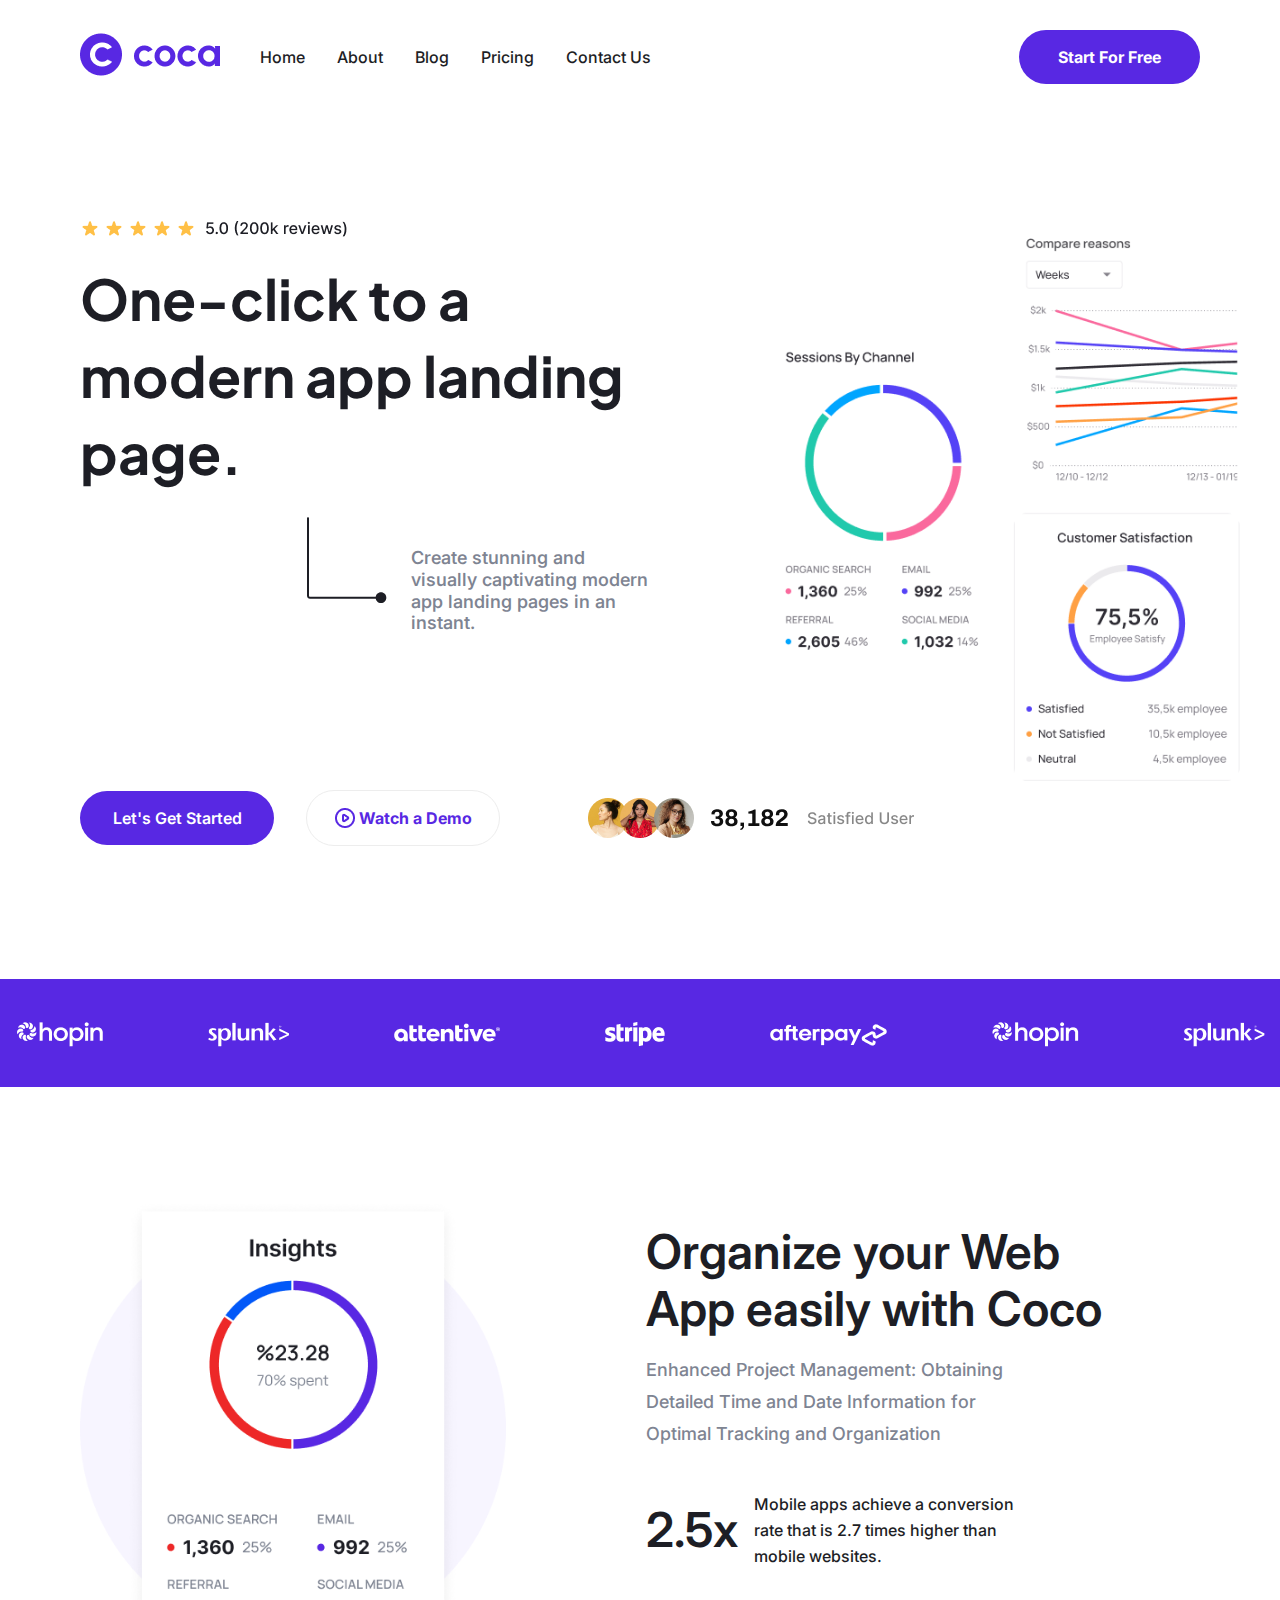
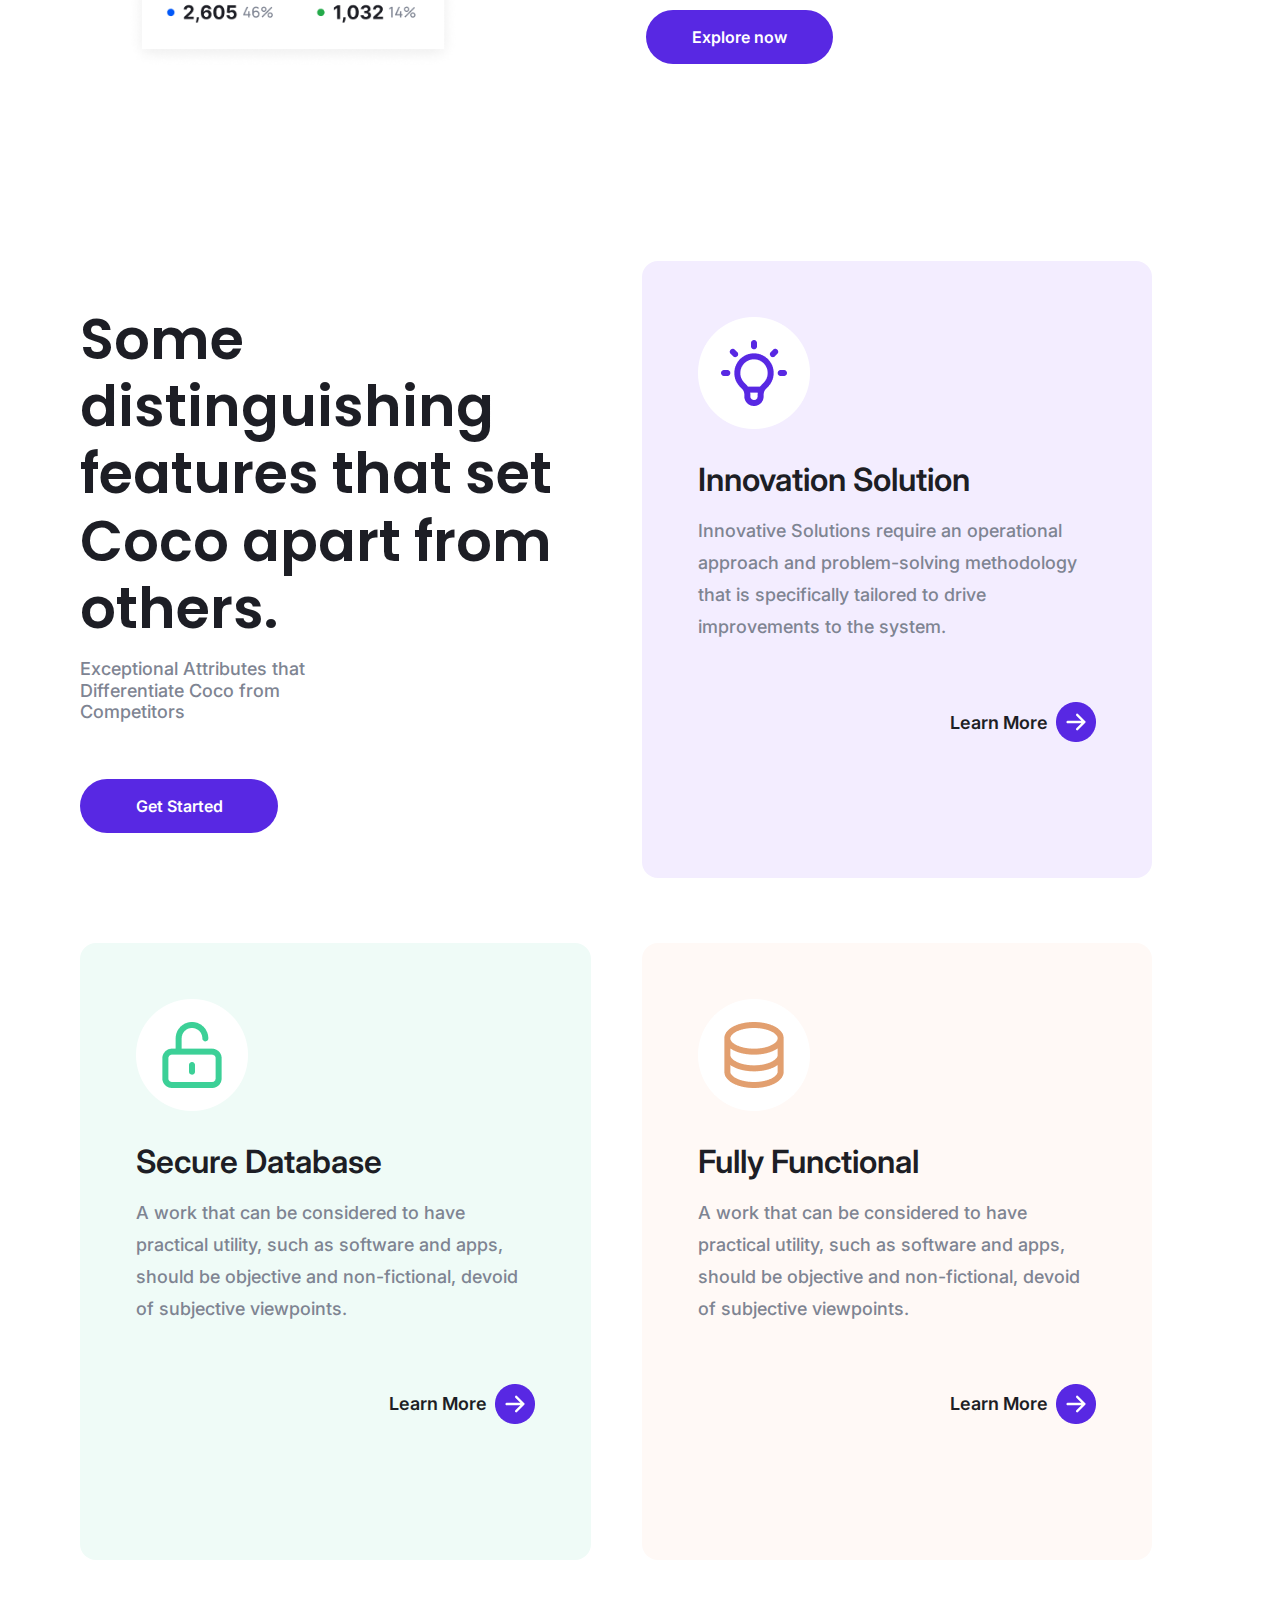
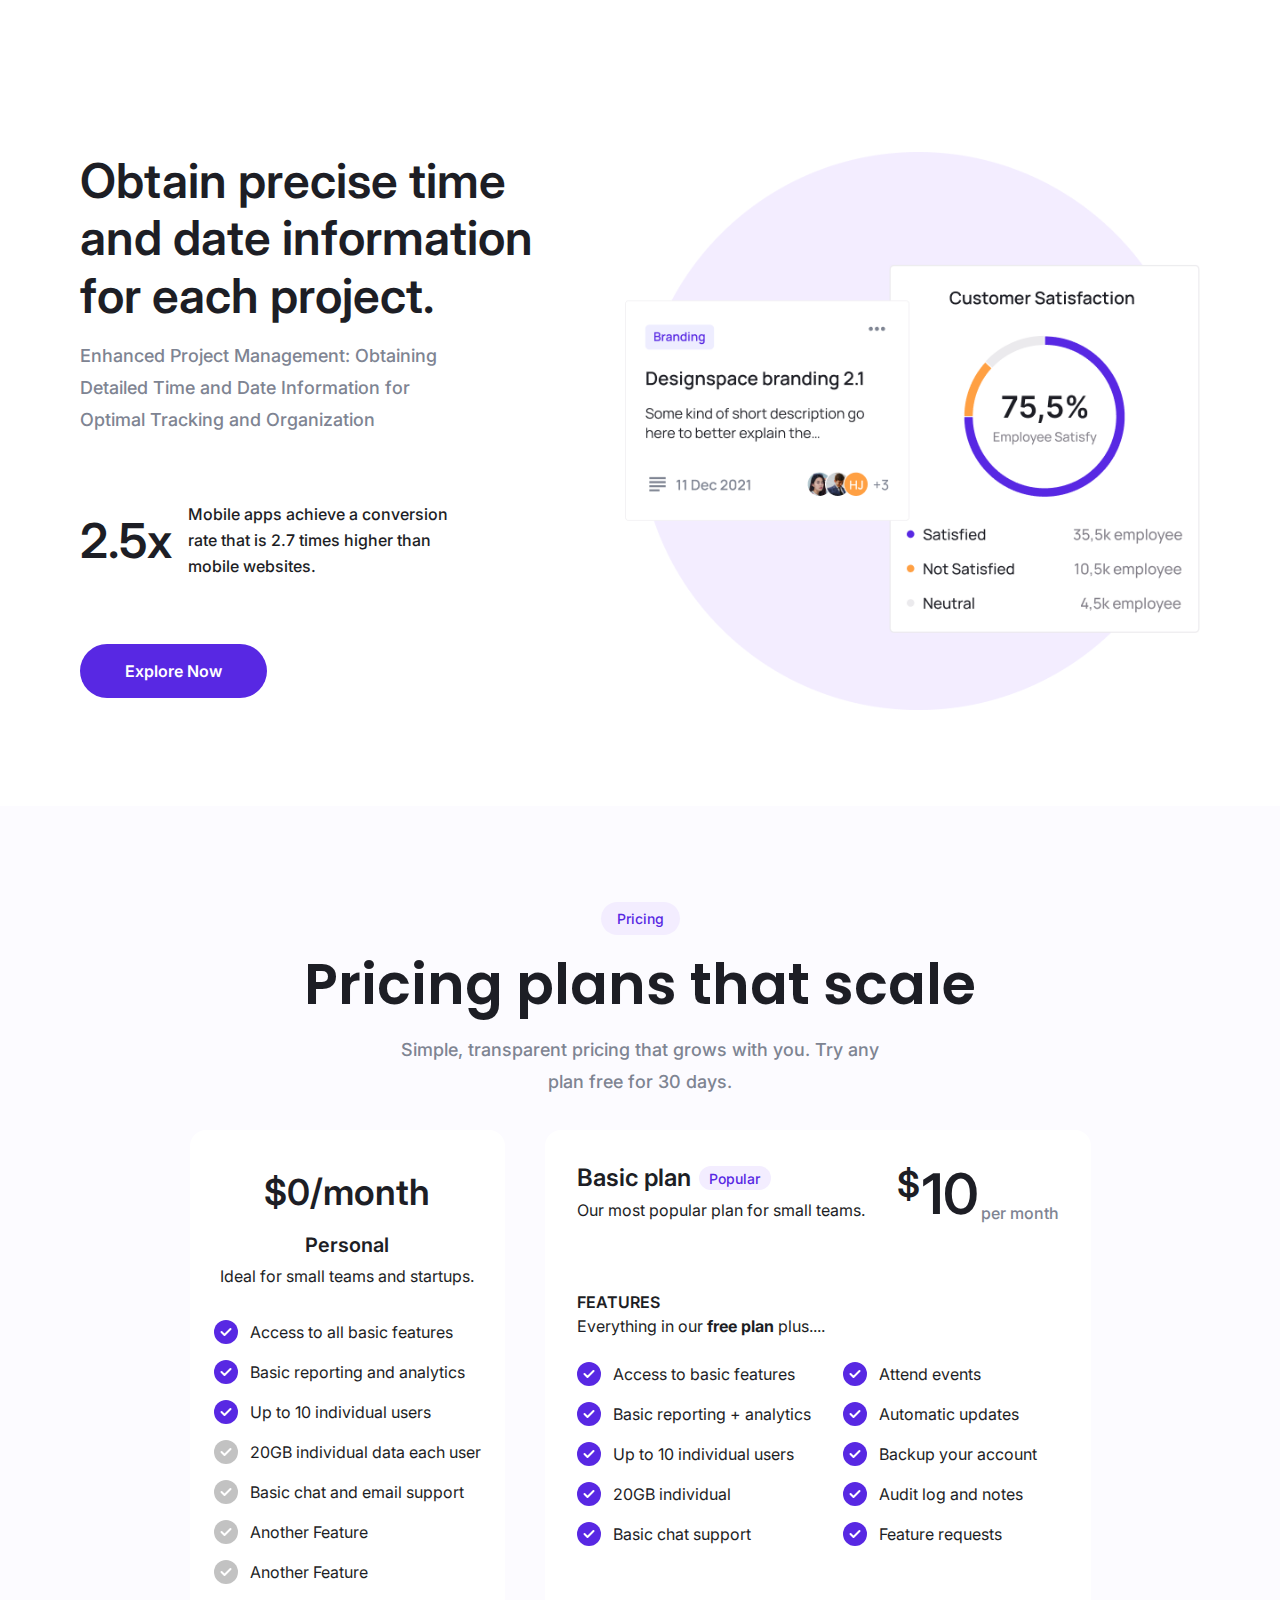
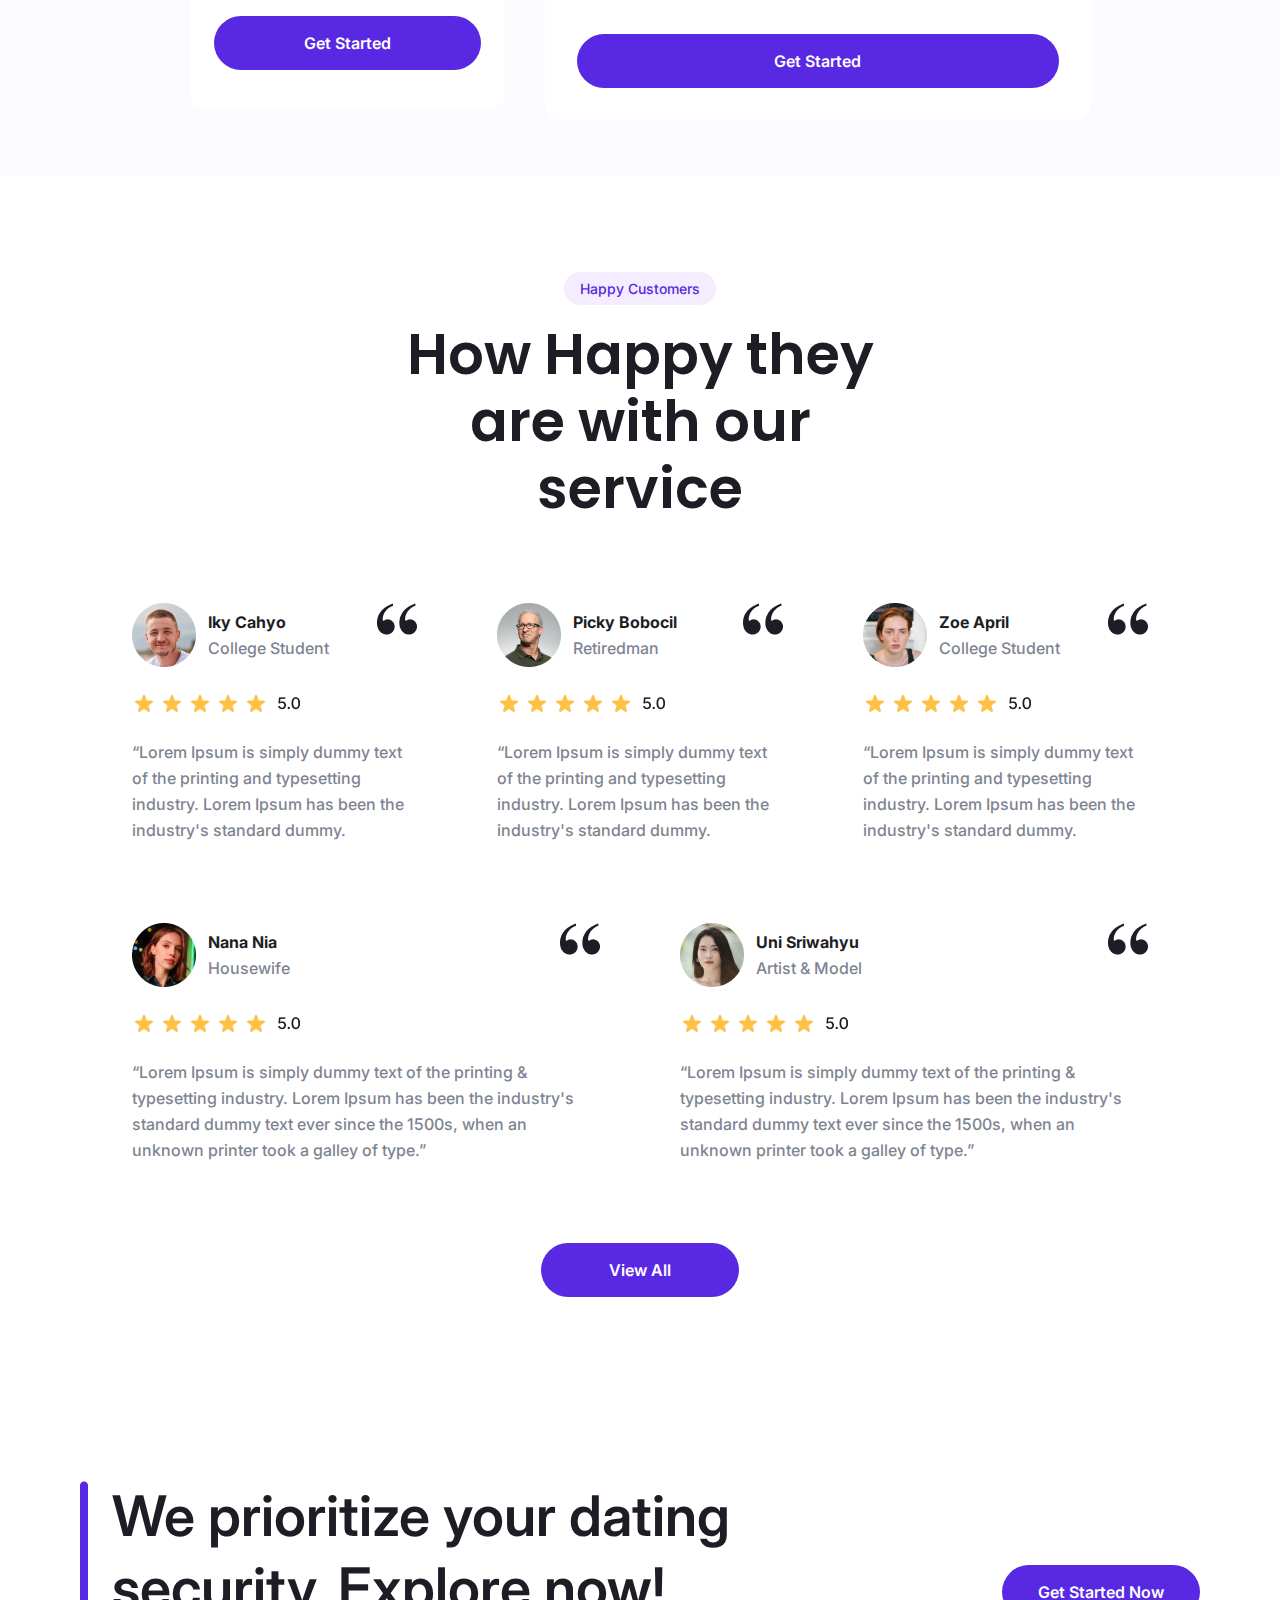
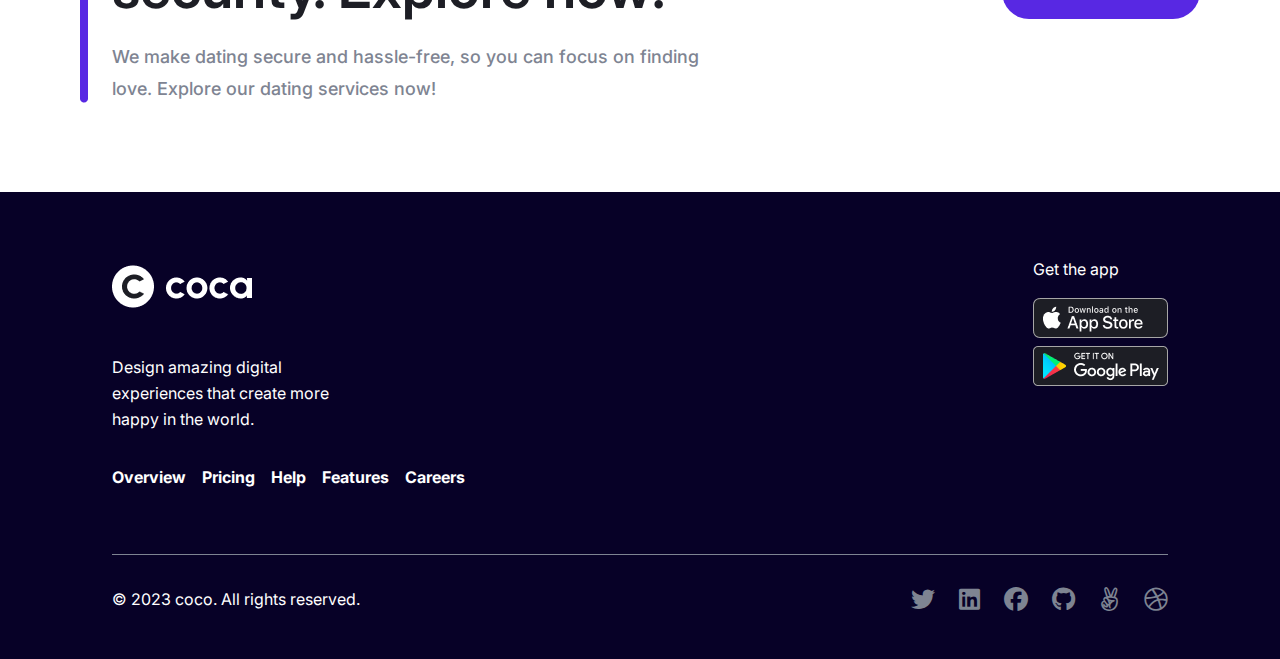
<file: index.html>
<!DOCTYPE html>
<html lang="en">

<head>
    <meta charset="UTF-8">
    <meta name="viewport" content="width=device-width, initial-scale=1.0">
    <link rel="stylesheet" href="styles/style.css">
    <title>Coca main page</title>
    <link rel="stylesheet" href="https://cdnjs.cloudflare.com/ajax/libs/font-awesome/6.5.2/css/all.min.css">
    <link rel="preconnect" href="https://fonts.googleapis.com">
    <link rel="preconnect" href="https://fonts.gstatic.com" crossorigin>
    <link href="https://fonts.googleapis.com/css2?family=Plus+Jakarta+Sans:ital,wght@0,200..800;1,200..800&display=swap"
        rel="stylesheet">
    <link href="https://fonts.googleapis.com/css2?family=Inter:wght@100..900&display=swap" rel="stylesheet">
    <link
        href="https://fonts.googleapis.com/css2?family=Poppins:ital,wght@0,100;0,200;0,300;0,400;0,500;0,600;0,700;0,800;0,900;1,100;1,200;1,300;1,400;1,500;1,600;1,700;1,800;1,900&display=swap"
        rel="stylesheet">
</head>

<body class="body">

    <header class="header">
        <section class="header-main">
            
            <img src="assets/Logo.png" alt="Logo da coca">
            
            <nav class="links-header">
                <a href="index.html">Home</a>
                <a href="not-found.html">About</a>
                <a href="not-found.html">Blog</a>
                <a href="not-found.html">Pricing</a>
                <a href="not-found.html">Contact Us</a>
            </nav>

        </section>
        
        <a href="not-found.html" class="button-link"><div class="button">Start For Free</div></a>

        <div class="burger-bar">
            
            <svg xmlns="http://www.w3.org/2000/svg" width="24" height="24" viewBox="0 0 24 24" fill="none">
                <path d="M21 10H3" stroke="#1D1E25" stroke-width="2" stroke-linecap="round" stroke-linejoin="round" />
                <path d="M21 6H3" stroke="#1D1E25" stroke-width="2" stroke-linecap="round" stroke-linejoin="round" />
                <path d="M21 14H3" stroke="#1D1E25" stroke-width="2" stroke-linecap="round" stroke-linejoin="round" />
                <path d="M21 18H3" stroke="#1D1E25" stroke-width="2" stroke-linecap="round" stroke-linejoin="round" />
            </svg>

        </div>
    </header>

    <main class="main">

        <div class="main-section">
            <section id="section1">

                <img src="assets/Rating.png" alt="nota">
                <h2>One-click to a modern app landing page.</h2>

                <div class="arrow-point">
                    <img src="assets/Vector 621.svg" alt="seta">
                    <span>Create stunning and visually captivating modern app landing pages in an instant.</span>
                </div>

                <div class="buttons">
                    <a href="not-found.html" class="button-link"><div class="button">Let's Get Started</div></a>
                    
                    <a href="not-found.html" class="button-link">
                        <div class="button-negative">
                            <img src="assets/Icon.png" alt="video">
                            <span>Watch a Demo</span>
                        </div>
                    </a>
                       
                </div>
                <img id="users" src="assets/Users.png" alt="usuários">
               
            </section>
            <img id="tables" src="assets/Content.png" alt="gráficos">
        </div>

        <div class="div-company">
            <img src="assets/company.png" alt="logos de empresas">
        </div>
        <div class="div-company_big">
            <img src="assets/company_big.png" alt="mais logos">
        </div>

        <section id="insights">
            <article class="section2">
                <div class="title">
                    <h3>Organize your Web App easily with Coco</h3>
                    <span>Enhanced Project Management: Obtaining Detailed Time and Date Information for Optimal Tracking
                        and
                        Organization</span>
                </div>
                <div class="big-number">
                    <h4>2.5x</h4>
                    <span>Mobile apps achieve a conversion rate that is 2.7 times higher than mobile websites.</span>
                </div>

                <a href="not-found.html" class="button-link"><div class="button">Explore now</div></a>
                

            </article>
            <div id="big_table"><img src="assets/big_table.png" alt="grafico detalhado"></div>
        </section>

        <section id="pannels">
            <article class="section2">
                <div class="title">
                    <h3>Some distinguishing features that set Coco apart from others.</h3>
                    <span>Exceptional Attributes that Differentiate Coco from Competitors</span>
                </div>
                
                <a href="not-found.html" class="button-link"><div class="button">Get Started</div></a>

            </article>

            <div class="pannel" id="pannel1">
                <img class="feature" src="assets/luz.png" alt="vetor de luz">
                <div class="title">
                    <h4>Innovation Solution</h4>
                    <span>Innovative Solutions require an operational approach and problem-solving methodology that is
                        specifically tailored to drive improvements to the system.</span>
                </div>
                <div class="learn-more">
                    <a href="not-found.html">Learn More</a>
                    <img src="assets/seta.png" alt="seta">
                </div>
            </div>

            <div class="pannel" id="pannel2">
                <img class="feature" src="assets/cadeado.png" alt="vetor de cadeado">

                <div class="title">
                    <h4>Secure Database</h4>
                    <span>A work that can be considered to have practical utility, such as software and apps, should be
                        objective and non-fictional, devoid of subjective viewpoints.</span>
                </div>
                <div class="learn-more">
                    <a href="not-found.html">Learn More</a>
                    <img src="assets/seta.png" alt="seta">
                </div>
            </div>

            <div class="pannel" id="pannel3">
                <img class="feature" src="assets/moeda.png" alt="vetor de moedas">
                <div class="title">
                    <h4>Fully Functional</h4>
                    <span>A work that can be considered to have practical utility, such as software and apps, should be
                        objective and non-fictional, devoid of subjective viewpoints.</span>
                </div>
                <div class="learn-more">
                    <a href="not-found.html">Learn More</a>
                    <img src="assets/seta.png" alt="seta">
                </div>
            </div>
        </section>

        <section id="satisfaction">
            <article class="section2">
                <div class="title">

                    <h3>Obtain precise time and date information for each project.</h3>
                    <span>Enhanced Project Management: Obtaining Detailed Time and Date Information for Optimal Tracking
                        and
                        Organization</span>
                </div>
                <div class="big-number">
                    <h4>2.5x</h4>
                    <span>Mobile apps achieve a conversion rate that is 2.7 times higher than mobile websites.</span>
                </div>
                <a href="not-found.html" class="button-link"><div class="button">Explore Now</div></a>
            </article>
            <img id="redonda" src="assets/redonda.png" alt="tabela com fundo redondo">
        </section>

        <section id="pricing">

            <div class="title">
                <div class="highlight">Pricing</div>
                <h3>Pricing plans that scale</h3>
                <span>Simple, transparent pricing that grows with you. Try any plan free for 30 days.</span>
            </div>

            <div class="plans">

                <article>
                    <h3>$0/month</h3>
                    <h4>Personal</h4>
                    <span>Ideal for small teams and startups.</span>
                    <ul>
                        <li><img src="assets/Check_icon.svg" alt="check">Access to all basic features</li>
                        <li><img src="assets/Check_icon.svg" alt="check">Basic reporting and analytics</li>
                        <li><img src="assets/Check_icon.svg" alt="check">Up to 10 individual users</li>
                        <li><img src="assets/Uncheck_icon.svg" alt="Uncheck_icon">20GB individual data each user</li>
                        <li><img src="assets/Uncheck_icon.svg" alt="Uncheck_icon">Basic chat and email support</li>
                        <li><img src="assets/Uncheck_icon.svg" alt="Uncheck_icon">Another Feature</li>
                        <li><img src="assets/Uncheck_icon.svg" alt="Uncheck_icon">Another Feature</li>
                    </ul>
                    <a href="not-found.html" class="button-link"><div class="button">Get Started</div></a>
                </article>
                <article id="basic">
                    <div class="basic-header">
                        <div class="title">
                            <div id="basic-plan">
                                <h4>Basic plan</h4>
                                <div class="highlight">Popular</div>
                            </div>
                            <span>Our most popular plan for small teams.</span>
                        </div>

                        <div class="price">
                            <span id="money">$</span>
                            <h3>10</h3>
                            <span>per month</span>
                        </div>
                    </div>

                    <div class="subtitle">

                        <h5>FEATURES</h5>
                        <span>Everything in our <b>free plan</b> plus....</span>

                    </div>

                    <div class="features">
                        <ul>
                            <li><img src="assets/Check_icon.svg" alt="check">Access to basic features</li>
                            <li><img src="assets/Check_icon.svg" alt="check">Basic reporting + analytics</li>
                            <li><img src="assets/Check_icon.svg" alt="check">Up to 10 individual users</li>
                            <li><img src="assets/Check_icon.svg" alt="Check_icon">20GB individual</li>
                            <li><img src="assets/Check_icon.svg" alt="Check_icon">Basic chat support</li>
                        </ul>
                        <ul>
                            <li><img src="assets/Check_icon.svg" alt="check">Attend events</li>
                            <li><img src="assets/Check_icon.svg" alt="check">Automatic updates</li>
                            <li><img src="assets/Check_icon.svg" alt="check">Backup your account</li>
                            <li><img src="assets/Check_icon.svg" alt="check">Audit log and notes</li>
                            <li><img src="assets/Check_icon.svg" alt="check">Feature requests</li>
                        </ul>

                    </div>
                    <a href="not-found.html" class="button-link"><div class="button">Get Started</div></a>
                </article>
            </div>
        </section>

        <section id="customers">
            <div class="title">
                <div class="highlight">Happy Customers</div>
                <h3>How Happy they are with our service</h3>
            </div>
            <div class="opinions">
                <article class="desktop">
                    <div class="info">
                        <div class="customer-header">
                            <img src="assets/Mask group.png" alt="Iky Cahyo">
                            <div class="name">
                                <h3>Iky Cahyo</h3>
                                <span>College Student</span>
                            </div>
                        </div>
                        <img src="assets/Group 447.png" alt="aspas">
                    </div>
                    <img src="assets/Frame 1171275414.png" alt="nota">
                    <span>“Lorem Ipsum is simply dummy text of the printing and typesetting industry. Lorem Ipsum has been
                        the industry's standard dummy.</span>
                </article>
                <article>
                    <div class="info">
                        <div class="customer-header">
                            <img src="assets/Mask group(1).png" alt="Picky Bobocil">
                            <div class="name">
                                <h3>Picky Bobocil</h3>
                                <span>Retiredman</span>
                            </div>
                        </div>
                        <img src="assets/Group 447.png" alt="aspas">
                    </div>
                    <img src="assets/Frame 1171275414.png" alt="nota">
                    <span>“Lorem Ipsum is simply dummy text of the printing and typesetting industry. Lorem Ipsum has been
                        the industry's standard dummy.</span>
                </article>
                <article class="desktop">
                    <div class="info">
                        <div class="customer-header">
                            <img src="assets/Mask group(2).png" alt="Zoe April">
                            <div class="name">
                                <h3>Zoe April</h3>
                                <span>College Student</span>
                            </div>
                        </div>
                        <img src="assets/Group 447.png" alt="aspas">
                    </div>
                    <img src="assets/Frame 1171275414.png" alt="nota">
    
                    <span>“Lorem Ipsum is simply dummy text of the printing and typesetting industry. Lorem Ipsum has been
                        the industry's standard dummy.</span>
                </article>
                <article class="desktop" id="larger">
                    <div class="info">
                        <div class="customer-header">
                            <img src="assets/Mask group(4).png" alt="Nana Nia">
                            <div class="name">
                                <h3>Nana Nia</h3>
                                <span>Housewife</span>
                            </div>
                        </div>
                        <img src="assets/Group 447.png" alt="aspas">
                    </div>
                    <img src="assets/Frame 1171275414.png" alt="nota">
                    <span>“Lorem Ipsum is simply dummy text of the printing & typesetting industry. Lorem Ipsum has been the
                        industry's standard dummy text ever since the 1500s, when an unknown printer took a galley of
                        type.”</span>
                </article>
                <article class="desktop" id="larger">
                    <div class="info">
                        <div class="customer-header">
                            <img src="assets/Mask group(3).png" alt="Uni Sriwahyu">
                            <div class="name">
                                <h3>Uni Sriwahyu</h3>
                                <span>Artist & Model</span>
                            </div> 
                    </div>
                    <img src="assets/Group 447.png" alt="aspas">
                </div>
                    <img src="assets/Frame 1171275414.png" alt="nota">
                    <span>“Lorem Ipsum is simply dummy text of the printing & typesetting industry. Lorem Ipsum has been the
                        industry's standard dummy text ever since the 1500s, when an unknown printer took a galley of
                        type.”</span>
                </article>
            </div>
            <a href="not-found.html" class="button-link"><div class="button">View All</div></a>
        </section>
        <section class="CTA">
            <img src="assets/Rectangle 39997.png" alt="retangulo">
            <div class="title">
                <h3>We prioritize your dating security. Explore now!</h3>
                <span>We make dating secure and hassle-free, so you can focus on finding love. Explore our dating
                    services
                    now!</span>
            </div>

            
                <a href="not-found.html" class="button-link"><div class="button">Get Started Now</div></a>
            
        </section>
    </main>

    <footer class="footer">
        <section class="footerSect1">
            <div class="logo-div">
                <img src="assets/Logo-white.png" alt="Logo da coca">
                <span>Design amazing digital experiences that create more happy in the world.</span>
            </div>
            <div class="store">
                <span>Get the app</span>
                <a href="not-found.html"><img src="assets/AppStore.png" alt="click para a app store"></a>
                <a href="not-found.html"><img src="assets/PlayStore.png" alt="click para a play store"></a>
            </div>
        </section>

        <ul class="links-footer">
            <a href="not-found.html"><li>Overview</li></a>
            <a href="not-found.html"><li>Pricing</li></a>
            <a href="not-found.html"><li>Help</li></a>
            <a href="not-found.html"><li>Features</li></a>
            <a href="not-found.html"><li>Careers</li></a>
        </ul>

        <div class="icons">
            <i class="fa-brands fa-facebook"></i>
            <i class="fa-brands fa-twitter"></i>
            <i class="fa-brands fa-instagram"></i>
            <i class="fa-brands fa-linkedin"></i>
        </div>

        <div class="last">

            <div class="mobile">
                <a href="not-found.html">Terms & Conditions</a>
                <a href="not-found.html">Privacy Policy</a>
                <span>&copy; Coca Pay by Sans Brothers</span>
            </div>
            <div class="desktop">
                <span>© 2023 coco. All rights reserved.</span>

                <div class="last-icons">
                    <i class="fa-brands fa-twitter"></i>
                    <i class="fa-brands fa-linkedin"></i>
                    <i class="fa-brands fa-facebook"></i>
                    <i class="fa-brands fa-github"></i>
                    <i class="fab fa-angellist"></i>
                    <i class="fa-brands fa-dribbble"></i>
                </div>

            </div>
        </div>
    </footer>
</body>
</html>
</file>
<file: styles/style.css>
* {
    margin: 0;
    padding: 0;
}

.CTA {
    padding-top: 3.5rem;
    padding-left: var(--margin-right);
    padding-right: var(--margin-right);
}

.CTA .button-link {
    margin: var(--medium) 0;
}

.CTA img {
    display: none;
}

.arrow-point {
    padding-left: var(--margin-right);
    display: flex;
    flex-direction: row;
    line-height: 1.625rem;
    color: var(--light-gray);
    font-weight: 500;
    gap: .5rem;
    padding-right: var(--small);
}

.arrow-point img {
    padding-bottom: calc( var(--small) * 1.5 );
}

.arrow-point span {
    padding-top: 3.5rem;
}

#basic-plan {
    display: flex;
    align-items: center;
}

#big_table {
    overflow: hidden;
    padding: 3.5rem 0;
    display: flex;
    justify-content: center;
}

#big_table img {
    height: 485px;
}

.body {
    font-family: var(--main-font);
}

.button {
    background-color: var(--main-purple);
    transition: 0.3s;
}

.button-link {
    color: var(--white);
    font-weight: 600;
    text-decoration: none;
}

.button-link .button , .button-link , .button-link .button-negative {
    display: flex;
    justify-content: center;
    align-items: center;
    width: 198px;
    height: 54px;
}

.button-link:hover {
    color: var(--main-purple);
}

.button-negative {
    display: flex;
    flex-direction: row;    
    align-items: center;
    border: 1px solid #EDEDED;
    background-color: var(--white);
    font-weight: 700;
    transition: 0.3s;
}

.button-negative , .button , .button-link {
    border-radius: 6.25rem;
}

.button-negative span {
    padding-left: .25rem;
    color: var(--main-purple);
}

.button:hover , .button-negative:hover {
    background-color: var(--lighter-purple);
    transition: 0.3s;
}

.buttons .button-link {
    font-size: 14px;
}

.buttons .button-link .button , .buttons .button-link .button-negative , .buttons .button-link {
    width: 161px;
    height: 49px;
}

.customer-header {
    display: flex;
    align-items: center;
    gap: 12px;
}

#customers {
    display: flex;
    flex-direction: column;
    align-items: center;
    padding: 2.25rem var(--margin-right) 3.5rem;
}

#customers .button-link {
    margin-top: var(--medium);
}

#customers .desktop {
    display: none;
}

#customers .title {
    display: flex;
    flex-direction: column;
    align-items: center;
    text-align: center;
    margin-bottom: var(--medium);
}

#customers article {
    padding: var(--small);
    display: flex;
    flex-direction: column;
    gap: calc( 1.5 * var(--small) );
}

#customers article img , #customers .desktop img {
    align-self: flex-start;
}

#customers h3 {
    margin: 0;
}

#customers span {
    font-weight: 500;
    line-height: 1.625rem;
    color: var(--light-gray);
}

.div-company , .div-company_big {
    display: flex;
    margin-top: 3rem;
    max-width: 100vw;
    background-color: var(--main-purple);
    justify-content: center;
    overflow: hidden;
}

.div-company img , .div-company_big img {
    padding: var(--small) 0;
}

.div-company_big {
    display: none;
}

.features {
    display: flex;
    flex-direction: column;
    justify-content: flex-start;
    column-gap: var(--medium);
}

.footer {
    display: flex;
    flex-direction: column;
    max-width: 100vw;
    background-color: #070127;
    color: var(--white);
    padding: calc(var(--margin-right) * 2.8) var(--margin-left) 0 var(--margin-right);
}

.footer .last .mobile {
    display: flex;
    flex-wrap: wrap;
    column-gap: 2.5rem;
    padding-bottom: 3.5rem;
}

.footer .last a , .footer .last span {
    padding: calc( 1.5 * var(--small) ) 0 0 0;
    color: var(--white);
    text-decoration: none;
    font-weight: 400;
}

.footer .last a {
    font-weight: 500;
}

.footer .store a {
    padding: 0rem 0rem .25rem 0rem;
}

.footer .store img {
    width: 8.4375rem;
    height: 2.5rem;
}

.footer .store span {
    padding: 0rem 0rem .5rem 0rem;
}

.footer img {
    width: 8.75rem;
    height: 4.125rem;
}

.footer span {
    font-weight: 400;
    line-height: 1.625rem;
    font-size: var(--small);
    padding-bottom: var(--medium);
    padding-top: .5rem;
}

.header {
    display: flex;
    flex-direction: row;
    justify-content: space-between;
    align-items: center;
    margin: var(--margin-top) var(--margin-right) 0;

}

.header .button-link {
    display: none;
}

.header-main img {
    height: 56px;
    width: 120px;

}

.highlight {
    color: var(--main-purple);
    font-size: 14px;
    font-weight: 500;
    line-height: 21px;
    padding: 6px var(--small);
    border-radius: 100px;
    background-color: var(--lighter-purple);
    margin-bottom: var(--small);
}

.icons {
    display: grid;
    grid-template-columns: 1fr 1fr 1fr 1fr;
    grid-template-rows: 1fr;
    column-gap: calc( 1.5 * var(--small) );
    width: 152px;
    padding: var(--small) 0rem calc( 1.5 * var(--small) ) .25rem;
    height: 1.25rem;

}

.icons i {
    transform: scale(1.25);
}

.info {
    display: flex;
    justify-content: space-between;
    align-items: center;
}

#insights .button , #insights .button-link , #satisfaction .button , #satisfaction .button-link {
    width: 187px;
}

.last .desktop {
    display: none;
}

.last::before {
    display: block;
    content: "";
    width: 100%;
    height: 0.0625rem;
    background-color: var(--light-gray);

}

.learn-more {
    display: flex;
    flex-direction: row;
    align-items: center;
    column-gap: .5rem;
    margin-top: var(--medium);
}

.learn-more a {
    text-decoration: none;
    color: var(--main-text);
    font-size: 18px;
    font-weight: 600;
    line-height: 1.35rem;
}

.links-footer {
    line-height: 1.625rem;
    width: 288px;
    display: grid;
    grid-template-columns: repeat(3, 1fr);
    grid-template-rows: repeat(2, 1fr);
    list-style: none;
    gap: var(--small);
    padding: var(--medium) 0rem 0rem 0rem;
}

.links-footer a {
    text-decoration: none;
    color: var(--white);
}

.links-footer a:hover {
    color: var(--light-gray);
}

.links-header {
    display: none;
}

.logo-div {
    display: flex;
    flex-direction: column;
}

.main {
    min-height: 100vh;
    max-width: 100vw;
    color: var(--main-text);
}

.main-section {
    display: flex;
    flex-direction: column;
    align-items: center;
}

.name h3 {
    font-size: var(--small);
    font-weight: 700;
    line-height: 1.625rem;
}

.pannel {
    border-radius: var(--small);
    background-color: var(--lighter-purple);
    padding: var(--small);
    margin-bottom: calc( 1.5 * var(--small) );
}

.pannel h4 {
    padding: var(--medium) 0 var(--small);
    font-size: 24px;
    font-weight: 600;
    line-height: 1.95rem;
}

#pannel2 {
    background-color: #EFFBF7;
}

#pannel3 {
    background-color: #FFF9F6;
    margin-bottom: 3.5rem;
}

#pannels {
    padding: 0 var(--margin-right) 0 var(--margin-right)
}

#pannels .pannel .feature {
    width: 56px;
}

#pannels .section2 {
    padding: 56px 0 0;
}

#pannels .section2 .button-link {
    margin: 1.5rem 0 2.5rem 0;
}

#pricing {
    background-color: #f6f4ff;
    padding: 2.25rem var(--margin-right) 3.5rem;
}

#pricing #basic {
    align-items: flex-start;
    margin: 0;
}

#pricing #basic ul {
    padding: var(--small) 0 0;
}

#pricing .price {
    display: flex;
    justify-content: center;
    align-self: flex-start;
}

#pricing .price h3 , #pricing .price #money {
    font-size: 2.5rem;
    margin: 0;
    color: var(--main-text);
    font-weight: 600;
    line-height: 44px;
}

#pricing .price span {
    padding-left: .125rem;
    align-self: center;
    line-height: 1.625rem;
    color: var(--light-gray);
    font-weight: 500;
}

#pricing .subtitle {
    margin-top: 2.5rem;
    align-self: flex-start;
    padding-bottom: .5rem;
}

#pricing .subtitle h5 {
    font-size: var(--small);
    font-weight: 600;
    line-height: calc( 1.5 * var(--small) );
}

#pricing .title {
    display: flex;
    flex-direction: column;
    align-items: center;
    text-align: center;
    margin-bottom: var(--medium);
}

#pricing article {
    display: flex;
    flex-direction: column;
    align-items: center;
    padding: 2.5rem calc( 1.5 * var(--small) );
    background-color: var(--white);
    border-radius: var(--small);
    line-height: calc( 1.5 * var(--small) );
    margin-bottom: var(--medium);
}

#pricing .button , #pricing .button-link {
    width: 100%;
}

#pricing #basic .button-link {
    margin-top: var( --small );
}

#pricing article .title {
    flex-direction: column;
    align-items: flex-start;
}

#pricing article .title .highlight {
    margin-bottom: 0;
    padding: 1.5px 10.5px;
}

#pricing article .title h4 {
    font-size: calc( 1.5 * var(--small) );
    font-weight: 600;
    line-height: var(--medium);
    margin: 0;
    margin-right: .5rem;
}

#pricing article .title span {
    margin-top: .5rem;
    text-align: left;
    color: var(--main-text);
    font-weight: 400;
}

#pricing article h3 {
    font-weight: 600;
    font-size: 2.25rem;
    line-height: 2.75rem;
    margin-bottom: var(--small); 
}

#pricing article h4 {
    font-size: 1.25rem;
    line-height: 1.875rem;
    margin-bottom: .25rem;
    font-weight: 600; 
}

#pricing article ul {
    padding: var(--medium) 0 var(--small);
    gap: var(--small);
}

#pricing article ul li {
    display: flex;
    flex-direction: row;
    column-gap: .75rem;
    margin-bottom: var(--small);
}

#pricing li {
    list-style: none;
}

#redonda {
    padding: 0 var(--margin-right);
    margin: 2.5rem 0 3.5rem;
    width: 335px;
    align-self: center;
}

:root {
    --margin-top: 3.2vw;
    --margin-left: calc(28vw/3);
    --margin-right: calc(16vw/3);
    
    --small: 1rem;
    --medium: 2rem;
    
    --title-font: "Plus Jakarta Sans", sans-serif;
    --section-font: "Poppins", sans-serif;
    --main-font: "Inter", sans-serif;
    
    --light-gray:#7E8492;
    --lighter-purple: #F3EDFF;
    --main-purple: #5828E3;
    --white: #FFF;
    --main-text: #1D1E25;

}

#satisfaction {
    display: flex;
    flex-direction: column;
}

#satisfaction .big-number {
    margin: calc(var(--small)*1.5) 0;
}

#section1 {
    padding-top: 2.5rem;
    padding-left: var(--margin-right);
}

#section1 .buttons {
    display: flex;
    flex-direction: row;
    column-gap: .75rem;
    padding-top: calc(2 * var(--margin-right));
    padding-bottom: var(--medium);
    align-items: center;
}

#section1 h2 {
    font-size: 2.5rem;
    line-height: 3rem;
    padding-top: var(--small);
    font-weight: 600;
    padding-right: 20px;
}

.section2 {
    padding-top: 3.5rem;
    padding-left: var(--margin-right);
    padding-right: var(--margin-right);
}

.section2 .big-number {
    padding: var(--small) 0;
    display: flex;
    flex-direction: row;
    align-items: center;
    gap: var(--small);
}

.section2 .big-number h4 {
    font-size: var(--medium);
    font-weight: 600;
    line-height: 2.4rem;
}

.section2 .big-number span {
    font-weight: 500;
    line-height: 26px;
}

.store {
    display: flex;
    flex-direction: column;
}

#tables {
    padding: 4.3125rem var(--margin-right) 0;
    overflow: hidden;
    max-width: calc(268vw/3);
}

.title h3 {
    font-size: var(--medium);
    line-height: 2.4rem;
    margin-bottom: var(--small);
    font-weight: 600;
}

.title span {
    line-height: 1.625rem;
    color: var(--light-gray);
    font-weight: 500;
}

@media screen and ( min-width: 1024px ) {
    #big_table {
        padding: 7rem 3.75rem 0 0 ;
        overflow: visible;
        align-self: center;
    }

    #big_table img {
        height: calc(2645vw/72);
    }

    #customers {
        padding: 6rem 5.75rem 3.5rem;
    }

    #customers .button-link {
        margin-top: 80px;
        margin-bottom: 40px;
        align-self: center;
    }

    #customers .desktop {
        display: flex;
    }

    #customers .opinions {
        display: grid;
        grid-template-columns: repeat(6 , 1fr);
    }

    #customers .opinions #larger {
        grid-column:span 3;
    }

    #customers .opinions article {
        grid-column:span 2;
        padding: 80px 40px 0;

    }

    #customers .title {
        margin-bottom: 0;
    }

    #customers .title h3 {
        width: 50%;
    }

    #insights {
        display: flex;
        flex-direction: row-reverse;
        padding-left: 5rem;
        justify-content: space-evenly;
    }

    #pannels {
        display: grid;
        grid-template-columns: 1fr 1fr;
        grid-template-rows: 1fr 1fr;
        padding: 12rem 8rem 6rem 5rem;
        gap: 4.0625rem 3.1875rem;
    }

    #pannels .pannel {
        margin: 0;
        padding: 3.5rem;
        display: flex;
        flex-direction: column;
    }

    #pannels .pannel .feature {
        width: 112px;
    }

    #pannels .pannel .title h4 {
        font-size: var(--medium);
        font-weight: 600;
        line-height: 120%;
        padding: var(--medium) 0 var(--small);
    }

    #pannels .pannel .title span {
        font-size: 18px;
        font-weight: 500;
        line-height: var(--medium);
    }

    #pannels .section2 {
        padding: 2.8125rem 0;
    }

    #pannels .section2 .button-link {
        margin: 3.5rem 0 0 0;
    }

    #pannels .title h3 , #customers .title h3 , #pricing .title h3 {
        font-family: var(--section-font);
        font-size: 56px;
        line-height: 120%;
    }

    #pannels .title span {
        width: 60%;
        line-height: 120%;
    }

    #pricing {
        background-color: #FCFBFF;
        padding-top: 96px;
    }

    #pricing #basic {
        padding: var(--medium);
    }

    #pricing #basic .title {
        display: flex;
        flex-direction: column;
        align-items: flex-start;
        margin: 0;
    }

    #pricing #basic .title span {
        width: 100%;
        font-size: var(--small);
        margin-top: 0;
    }

    #pricing .basic-header .price h3 {
        font-size: 56px;
        align-self: center;
    }

    #pricing .price #money {
        font-size: 36px;
        padding: 0 2px 20px 0;
        align-self: flex-start;
    }

    #pricing .price span {
        align-self: flex-end;
    }

    #pricing .title span {
        font-size: 18px;
        line-height: var(--medium);
        width: 42.5%;
    }

    #pricing article {
        margin: 0;
    }

    #pricing article h3 {
        margin-bottom: var(--small);
    }

    #redonda {
        margin: 0;
        width: calc(3235vw/72);
        padding: 0 80px 0 0;
    }

    #satisfaction {
        display: flex;
        align-items: flex-start;
        flex-direction: row;
        padding: 96px 0;
    }

    #satisfaction .section2 {
        padding-right: 2.5rem;
        padding-top: 0;

    }

    #section1 {
        position: relative;
        padding: 102px 0 0 5rem;
    }

    #section1 .buttons {
        column-gap: var(--medium);
        padding: 0;
    }

    #section1 .buttons .button-link {
        font-size: var(--small);
    }

    #section1 h2 {
        font-family: var(--title-font);
        padding-top: var(--small);
        padding-right: 0;
        padding-bottom: 2rem;
        font-size: 64px;
        line-height: 76.8px;
        font-weight: 700;
    }

    #tables {
        min-width: 37vw;
        padding: 0 2.5rem 0 0;
        overflow: hidden;
    }

    #users {
        position: relative;
        padding: 0;
        gap: 24px;
        top: -47px;
        left: 508px;
    }

    .CTA {
        display: flex;
        flex-direction: row;
        align-items: center;
        padding: 87px 80px;
    }

    .CTA .title {
        padding-left: 24px;
        display: flex;
        flex-direction: column;
    }

    .CTA .title h3 {
        font-size: 56px;
        line-height: 130%;
        width: 80%;
    }

    .CTA .title span {
        font-size: 18px;
        font-weight: 500;
        line-height: var(--medium);
        width: 70%;
    }

    .CTA img {
        display: block;
    }

    .arrow-point {
        position: relative;
        top: -11px;
        left: 37.5%;
        padding: 0 0 146px 0;
        gap: 24px;
    }

    .arrow-point span {
        padding-top: 36px;
        font-size: 18px;
        font-weight: 550;
        line-height: 120%;
        width: 40%;
    }

    .basic-header {
        display: flex;
        column-gap: var(--medium);
        padding-bottom: calc( 1.5 * var(--small) );
    }

    .burger-bar {
        display: none;
    }

    .buttons .button-link .button , .buttons .button-link .button-negative , .buttons .button-link {
        width: 194px;
        height: 54px;
    }

    .button-link .button , .button-link {
        width: 198px;
        height: 54px;
    }

    .div-company {
        display: none;
    }

    .div-company_big {
        display: flex;
        margin-top: 90px;
    }

    .div-company_big img {
        padding: 36px 0;
    }

    .extra-info {
        position: relative;
        display: flex;
        align-items: center;
        padding-bottom: var(--medium);
    }

    .features {
        flex-direction: row;
        padding-bottom: 56px;
    }

    .footer .last .mobile {
        display: none;
        padding-top: var(--medium);
    }

    .footer .store span {
        padding-bottom: var(--small);
    }

    .header {
        margin: 24px 80px;
    }

    .header .button-link , .header .button {
        display: flex;
        font-weight: 700;
        width: 181px;
        height: 54px;
        font-size: var(--small);  
    }

    .header-main {
        display: flex;
        flex-direction: row;
        align-items: center;
        column-gap: 2.5rem;
    }

    .header-main img {
        height: 66px;
        width: 140px;
    }

    .icons {
        display: none;
    }

    .last .desktop {
        display: flex;
        flex-direction: row;
        color: var(--light-gray);
        align-items: center;
        justify-content: space-between;
        padding-bottom: 3rem;
    }

    .last .desktop .last-icons {
        display: flex;
        flex-direction: row;
        column-gap: calc( 1.5 * var(--small) );
        font-size: calc( 1.5 * var(--small) );
    }

    .last .desktop span {
        color: var(--white);
        padding: 0;
        line-height: calc( 1.5 * var(--small) );
    }

    .last::before {
        margin-bottom: var(--medium);
    }

    .links-header {
        display: flex;
        column-gap: var(--medium);
    }

    .links-header a {
        font-size: var(--small);
        font-weight: 500;
        line-height: 26px;
        color: var(--main-text);
        text-decoration: none;
    }

    .links-header a:hover {
        color: var(--main-purple);
    }

    .main-section {
        display: flex;
        align-items: center;
        flex-direction: row;
        column-gap: 5rem;
    }

    .pannel .learn-more {
        margin-top: 59px;
        align-self: flex-end;
    }

    .plans {
        display: flex;
        align-items: flex-start;
        justify-content: center;
        column-gap: 2.5rem;
    }

    .section2 {
        padding: 8.5rem 10vw 0 5rem;
        
    }

    .section2 .big-number {
        padding: 2.5625rem 0;
        width: 75%;
    }

    .section2 .title {
        display: flex;
        flex-direction: column;
    }

    .section2 .title span {
        font-size: 18px;
        line-height: var(--medium);
        width: 75%;
    }

    .title h3 , .section2 .big-number h4 {
        font-size: 48px;
        line-height: 120%; 
    }

   .footer {
    padding: 4rem 7rem 0;
   }

   .footerSect1 {
    display: flex;
    flex-direction: row;
    gap: calc(3805vw/72);
   }

   .links-footer {
    grid-template-columns: repeat(5, 1fr);
    grid-template-rows: 1fr;
    column-gap: var(--small);
    font-weight: 700;
    padding-bottom: 4rem;
   }

   .logo-div span {
        padding: var(--medium) 0 0;
   }
}

@media screen and ( min-width: 768px ) {
    #section1 h2 {
        font-size: 56px;
    }
}

@media screen and ( min-width: 1440px ) {
    #section1 h2 {
        padding-bottom: 0;
        font-size: 72px;
        line-height: 86.4px;
    }

}
</file>
